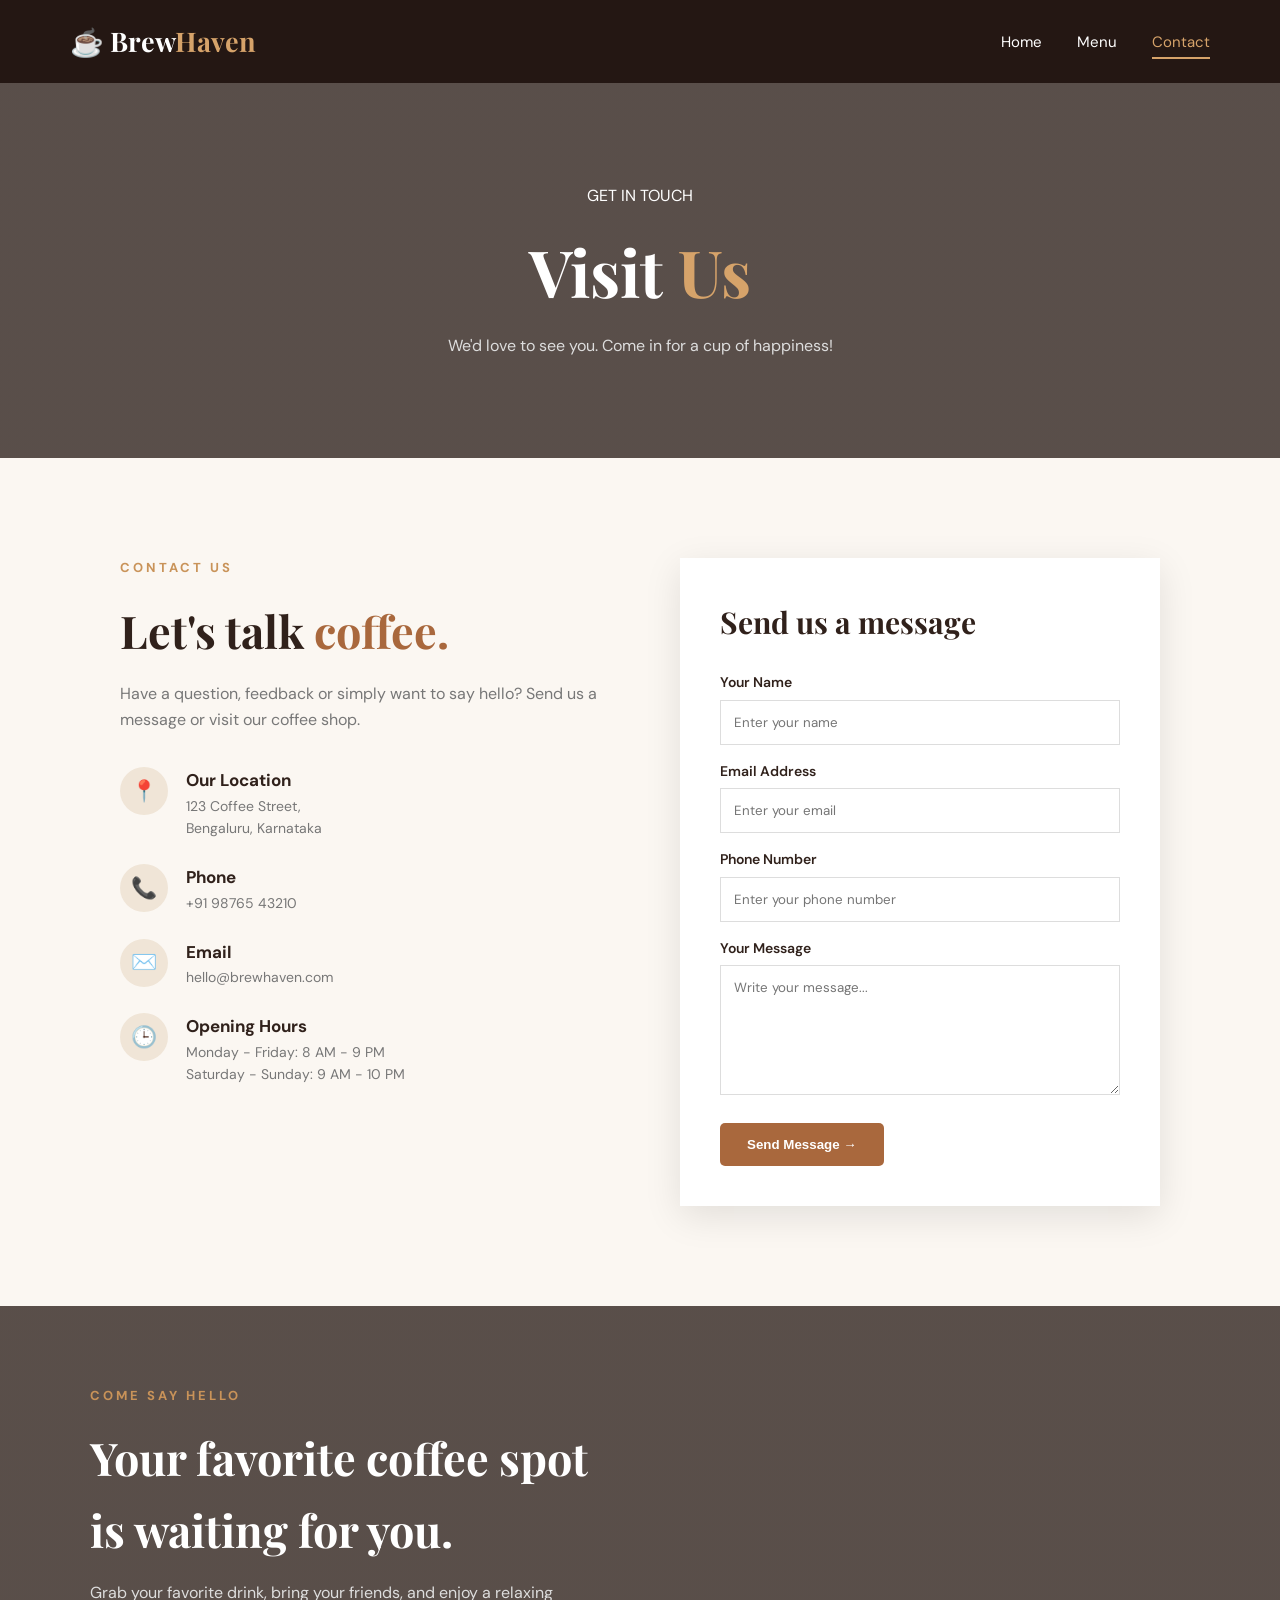
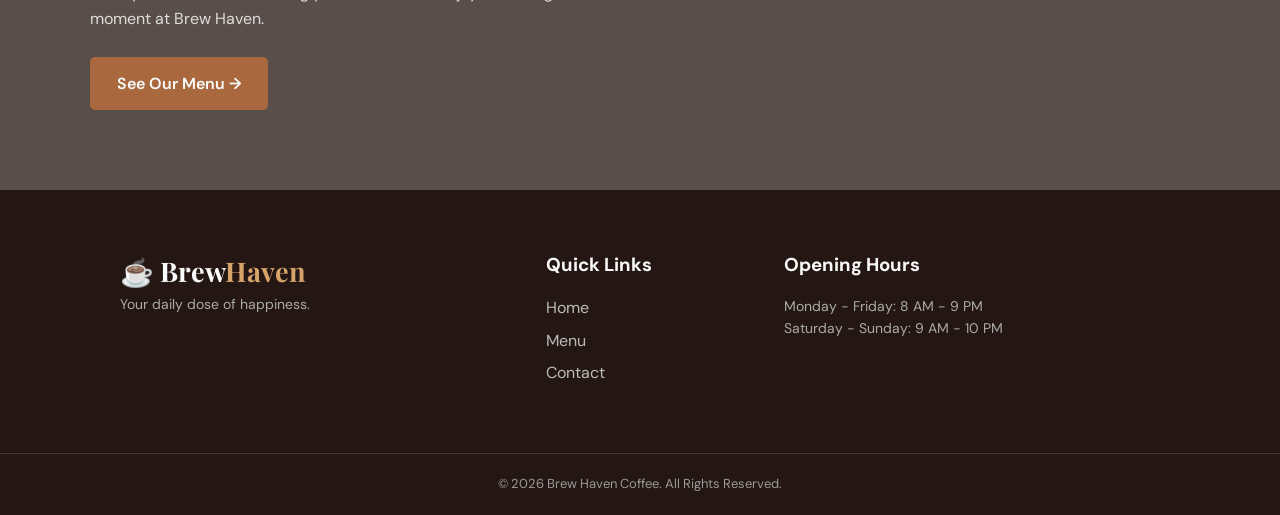
<file: contact.html>
<!DOCTYPE html><html lang="en">
<head>
    <meta charset="UTF-8">
    <meta name="viewport" content="width=device-width, initial-scale=1.0">
    <title>Brew Haven | Contact</title>
    <link rel="stylesheet" href="style.css">
</head><body><header>
    <nav class="navbar">    <a href="index.html" class="logo">
        ☕ Brew<span>Haven</span>
    </a>

    <ul class="nav-links">
        <li><a href="index.html">Home</a></li>
        <li><a href="menu.html">Menu</a></li>
        <li><a href="contact.html" class="active">Contact</a></li>
    </ul>

</nav>

</header><section class="page-hero"><p>GET IN TOUCH</p>

<h1>Visit <span>Us</span></h1>

<p>
    We'd love to see you. Come in for a cup of happiness!
</p>

</section><section class="contact-section"><div class="contact-info">

    <p class="section-label">CONTACT US</p>

    <h2>Let's talk <span>coffee.</span></h2>

    <p class="contact-description">
        Have a question, feedback or simply want to say hello?
        Send us a message or visit our coffee shop.
    </p>


    <div class="contact-item">
        <div class="contact-icon">📍</div>
        <div>
            <h3>Our Location</h3>
            <p>123 Coffee Street,<br>Bengaluru, Karnataka</p>
        </div>
    </div>


    <div class="contact-item">
        <div class="contact-icon">📞</div>
        <div>
            <h3>Phone</h3>
            <p>+91 98765 43210</p>
        </div>
    </div>


    <div class="contact-item">
        <div class="contact-icon">✉️</div>
        <div>
            <h3>Email</h3>
            <p>hello@brewhaven.com</p>
        </div>
    </div>


    <div class="contact-item">
        <div class="contact-icon">🕒</div>
        <div>
            <h3>Opening Hours</h3>
            <p>Monday - Friday: 8 AM - 9 PM<br>
               Saturday - Sunday: 9 AM - 10 PM</p>
        </div>
    </div>

</div>


<div class="contact-form">

    <h2>Send us a message</h2>

    <form>

        <label>Your Name</label>
        <input type="text" placeholder="Enter your name" required>

        <label>Email Address</label>
        <input type="email" placeholder="Enter your email" required>

        <label>Phone Number</label>
        <input type="tel" placeholder="Enter your phone number">

        <label>Your Message</label>
        <textarea rows="6" placeholder="Write your message..." required></textarea>

        <button type="submit" class="btn">
            Send Message →
        </button>

    </form>

</div>

</section><section class="visit-section"><div>
    <p class="section-label">COME SAY HELLO</p>

    <h2>Your favorite coffee spot<br>
        is waiting for you.</h2>

    <p>
        Grab your favorite drink, bring your friends,
        and enjoy a relaxing moment at Brew Haven.
    </p>

    <a href="menu.html" class="btn">See Our Menu →</a>
</div>

</section><footer><div class="footer-content">

    <div>
        <a href="index.html" class="logo">☕ Brew<span>Haven</span></a>
        <p>Your daily dose of happiness.</p>
    </div>

    <div>
        <h3>Quick Links</h3>
        <a href="index.html">Home</a>
        <a href="menu.html">Menu</a>
        <a href="contact.html">Contact</a>
    </div>

    <div>
        <h3>Opening Hours</h3>
        <p>Monday - Friday: 8 AM - 9 PM</p>
        <p>Saturday - Sunday: 9 AM - 10 PM</p>
    </div>

</div>

<div class="copyright">
    © 2026 Brew Haven Coffee. All Rights Reserved.
</div>

</footer></body>
</html>
</file>
<file: style.css>
@import url('https://fonts.googleapis.com/css2?family=DM+Sans:wght@400;500;600;700&family=Playfair+Display:wght@500;600;700&display=swap');

* {
  margin: 0;
  padding: 0;
  box-sizing: border-box;
  }

html {
scroll-behavior: smooth;
}

body {
font-family: 'DM Sans', sans-serif;
color: #30211b;
background: #fbf7f2;
line-height: 1.6;
}

img {
width: 100%;
display: block;
}

a {
text-decoration: none;
color: inherit;
}

/* ================= NAVBAR ================= */

header {
background: #241713;
position: sticky;
top: 0;
z-index: 1000;
}

.navbar {
max-width: 1200px;
margin: auto;
padding: 20px 30px;
display: flex;
justify-content: space-between;
align-items: center;
}

.logo {
color: white;
font-family: 'Playfair Display', serif;
font-size: 27px;
font-weight: 700;
}

.logo span {
color: #d6a36a;
}

.nav-links {
display: flex;
list-style: none;
gap: 35px;
}

.nav-links a {
color: white;
font-size: 15px;
position: relative;
transition: 0.3s;
}

.nav-links a:hover,
.nav-links a.active {
color: #d6a36a;
}

.nav-links a::after {
content: "";
position: absolute;
width: 0;
height: 2px;
left: 0;
bottom: -7px;
background: #d6a36a;
transition: 0.3s;
}

.nav-links a:hover::after,
.nav-links a.active::after {
width: 100%;
}

/* ================= HERO ================= */

.hero {
min-height: 88vh;
display: flex;
align-items: center;

background:
    linear-gradient(
        90deg,
        rgba(25, 15, 10, .85),
        rgba(25, 15, 10, .3)
    ),
    url("https://images.unsplash.com/photo-1445116572660-236099ec97a0?auto=format&fit=crop&w=1800&q=85");

background-size: cover;
background-position: center;

}

.hero-content {
max-width: 1200px;
width: 100%;
margin: auto;
padding: 50px 30px;
color: white;

animation: slideUp 1s ease;

}

.small-title,
.section-label {
color: #c99359;
font-size: 13px;
font-weight: 700;
letter-spacing: 3px;
}

.hero h1 {
max-width: 700px;
margin: 20px 0;
font-family: 'Playfair Display', serif;
font-size: clamp(45px, 7vw, 78px);
line-height: 1.1;
}

.hero h1 span,
.hero-content span {
color: #d6a36a;
}

.hero-text {
max-width: 550px;
font-size: 18px;
margin-bottom: 35px;
color: #eee;
}

.hero-buttons {
display: flex;
gap: 15px;
flex-wrap: wrap;
}

/* ================= BUTTONS ================= */

.btn {
display: inline-block;
padding: 14px 27px;
background: #a9683d;
color: white;
border-radius: 5px;
font-weight: 600;
border: none;
cursor: pointer;
transition: .3s;
}

.btn:hover {
background: #d39a62;
transform: translateY(-3px);
box-shadow: 0 10px 25px rgba(0,0,0,.2);
}

.btn-outline {
background: transparent;
border: 1px solid white;
}

.btn-outline:hover {
background: white;
color: #30211b;
}

/* ================= FEATURES ================= */

.features {
max-width: 1100px;
margin: -50px auto 0;
position: relative;

display: grid;
grid-template-columns: repeat(3, 1fr);
background: white;
box-shadow: 0 15px 40px rgba(0,0,0,.1);

}

.feature {
padding: 40px 30px;
text-align: center;
transition: .3s;
}

.feature:hover {
transform: translateY(-8px);
}

.feature-icon {
font-size: 40px;
margin-bottom: 10px;
}

.feature h3 {
margin-bottom: 8px;
}

.feature p {
color: #777;
}

/* ================= ABOUT ================= */

.about-home {
max-width: 1100px;
margin: 120px auto;
padding: 0 30px;

display: grid;
grid-template-columns: 1fr 1fr;
gap: 70px;
align-items: center;

}

.about-image img {
height: 500px;
object-fit: cover;
border-radius: 5px;
}

.about-text h2 {
font-family: 'Playfair Display', serif;
font-size: 45px;
line-height: 1.15;
margin: 15px 0 25px;
}

.about-text h2 span,
.center-title span,
.contact-info h2 span {
color: #a9683d;
}

.about-text p {
color: #666;
margin-bottom: 18px;
}

.text-button {
color: #a9683d;
font-weight: 700;
}

/* ================= POPULAR ================= */

.popular {
background: #f0e5d7;
padding: 90px 30px;
}

.center {
text-align: center;
}

.center-title {
text-align: center;
font-family: 'Playfair Display', serif;
font-size: 45px;
margin: 10px 0 45px;
}

.drink-container {
max-width: 1100px;
margin: auto;

display: grid;
grid-template-columns: repeat(3, 1fr);
gap: 25px;

}

.drink-card {
background: white;
overflow: hidden;
border-radius: 6px;
transition: .4s;
}

.drink-card:hover {
transform: translateY(-10px);
box-shadow: 0 15px 30px rgba(0,0,0,.15);
}

.drink-card img {
height: 240px;
object-fit: cover;
transition: .5s;
}

.drink-card:hover img {
transform: scale(1.05);
}

.drink-card div {
padding: 25px;
}

.drink-card h3 {
font-family: 'Playfair Display', serif;
font-size: 23px;
}

.drink-card p {
color: #777;
margin: 8px 0;
}

.drink-card strong {
color: #a9683d;
}

/* ================= PAGE HERO ================= */

.page-hero {
padding: 100px 30px;
text-align: center;
color: white;

background:
    linear-gradient(rgba(35,22,17,.75), rgba(35,22,17,.75)),
    url("https://images.unsplash.com/photo-1495474472287-4d71bcdd2085?auto=format&fit=crop&w=1800&q=80");

background-size: cover;
background-position: center;

}

.page-hero h1 {
font-family: 'Playfair Display', serif;
font-size: 65px;
margin: 10px;
}

.page-hero h1 span {
color: #d6a36a;
}

.page-hero p:last-child {
color: #ddd;
}

/* ================= MENU ================= */

.menu-section {
max-width: 1100px;
margin: auto;
padding: 90px 30px;
}

.menu-grid {
display: grid;
grid-template-columns: repeat(2, 1fr);
gap: 30px;
}

.menu-card {
background: white;
overflow: hidden;
border-radius: 6px;
box-shadow: 0 5px 20px rgba(0,0,0,.08);
transition: .4s;
}

.menu-card:hover {
transform: translateY(-7px);
box-shadow: 0 15px 30px rgba(0,0,0,.14);
}

.menu-card img {
height: 250px;
object-fit: cover;
transition: .5s;
}

.menu-card:hover img {
transform: scale(1.04);
}

.menu-info {
padding: 22px;
display: flex;
justify-content: space-between;
gap: 20px;
}

.menu-info h3 {
font-family: 'Playfair Display', serif;
font-size: 23px;
}

.menu-info p {
color: #777;
font-size: 14px;
}

.menu-info strong {
color: #a9683d;
font-size: 18px;
white-space: nowrap;
}

.second-category {
margin-top: 90px;
}

/* ================= CONTACT ================= */

.contact-section {
max-width: 1100px;
margin: auto;
padding: 100px 30px;

display: grid;
grid-template-columns: 1fr 1fr;
gap: 80px;

}

.contact-info h2 {
font-family: 'Playfair Display', serif;
font-size: 45px;
margin: 15px 0;
}

.contact-description {
color: #777;
margin-bottom: 35px;
}

.contact-item {
display: flex;
gap: 18px;
margin: 25px 0;
}

.contact-icon {
width: 48px;
height: 48px;
display: flex;
align-items: center;
justify-content: center;
background: #f0e5d7;
border-radius: 50%;
font-size: 21px;
}

.contact-item h3 {
font-size: 17px;
}

.contact-item p {
color: #777;
font-size: 14px;
}

.contact-form {
background: white;
padding: 40px;
box-shadow: 0 10px 35px rgba(0,0,0,.1);
}

.contact-form h2 {
font-family: 'Playfair Display', serif;
font-size: 30px;
margin-bottom: 25px;
}

form label {
display: block;
margin: 15px 0 6px;
font-weight: 600;
font-size: 14px;
}

form input,
form textarea {
width: 100%;
padding: 13px;
border: 1px solid #ddd;
font-family: inherit;
outline: none;
}

form input:focus,
form textarea:focus {
border-color: #a9683d;
}

form textarea {
resize: vertical;
}

form button {
margin-top: 20px;
}

/* ================= VISIT ================= */

.visit-section {
min-height: 400px;
padding: 80px 30px;
display: flex;
align-items: center;

background:
    linear-gradient(rgba(35,22,17,.75), rgba(35,22,17,.75)),
    url("https://images.unsplash.com/photo-1442512595331-e89e73853f31?auto=format&fit=crop&w=1600&q=80");

background-size: cover;
background-position: center;
color: white;

}

.visit-section > div {
max-width: 1100px;
width: 100%;
margin: auto;
}

.visit-section h2 {
font-family: 'Playfair Display', serif;
font-size: 45px;
margin: 15px 0;
}

.visit-section p:not(.section-label) {
max-width: 500px;
color: #ddd;
margin-bottom: 25px;
}

/* ================= FOOTER ================= */

footer {
background: #241713;
color: white;
}

.footer-content {
max-width: 1100px;
margin: auto;
padding: 60px 30px;

display: grid;
grid-template-columns: 2fr 1fr 2fr;
gap: 50px;

}

.footer-content h3 {
margin-bottom: 15px;
}

.footer-content a:not(.logo) {
display: block;
color: #bbb;
margin: 7px 0;
}

.footer-content p {
color: #aaa;
font-size: 14px;
}

.copyright {
text-align: center;
padding: 20px;
border-top: 1px solid #49372f;
color: #999;
font-size: 13px;
}

/* ================= ANIMATIONS ================= */

@keyframes slideUp {

from {
    opacity: 0;
    transform: translateY(40px);
}

to {
    opacity: 1;
    transform: translateY(0);
}

}

/* ================= RESPONSIVE ================= */

@media (max-width: 800px) {

.navbar {
    flex-direction: column;
    gap: 18px;
}

.nav-links {
    gap: 20px;
}

.features {
    grid-template-columns: 1fr;
    margin: 0;
}

.about-home {
    grid-template-columns: 1fr;
    margin: 70px auto;
}

.about-image img {
    height: 350px;
}

.drink-container {
    grid-template-columns: 1fr;
}

.menu-grid {
    grid-template-columns: 1fr;
}

.contact-section {
    grid-template-columns: 1fr;
    gap: 50px;
}

.footer-content {
    grid-template-columns: 1fr;
}

.page-hero h1 {
    font-size: 48px;
}

}

@media (max-width: 500px) {

.nav-links {
    gap: 12px;
}

.hero h1 {
    font-size: 42px;
}

.hero-text {
    font-size: 16px;
}

.about-text h2,
.center-title,
.contact-info h2,
.visit-section h2 {
    font-size: 35px;
}

.contact-form {
    padding: 25px;
}

}
</file>
